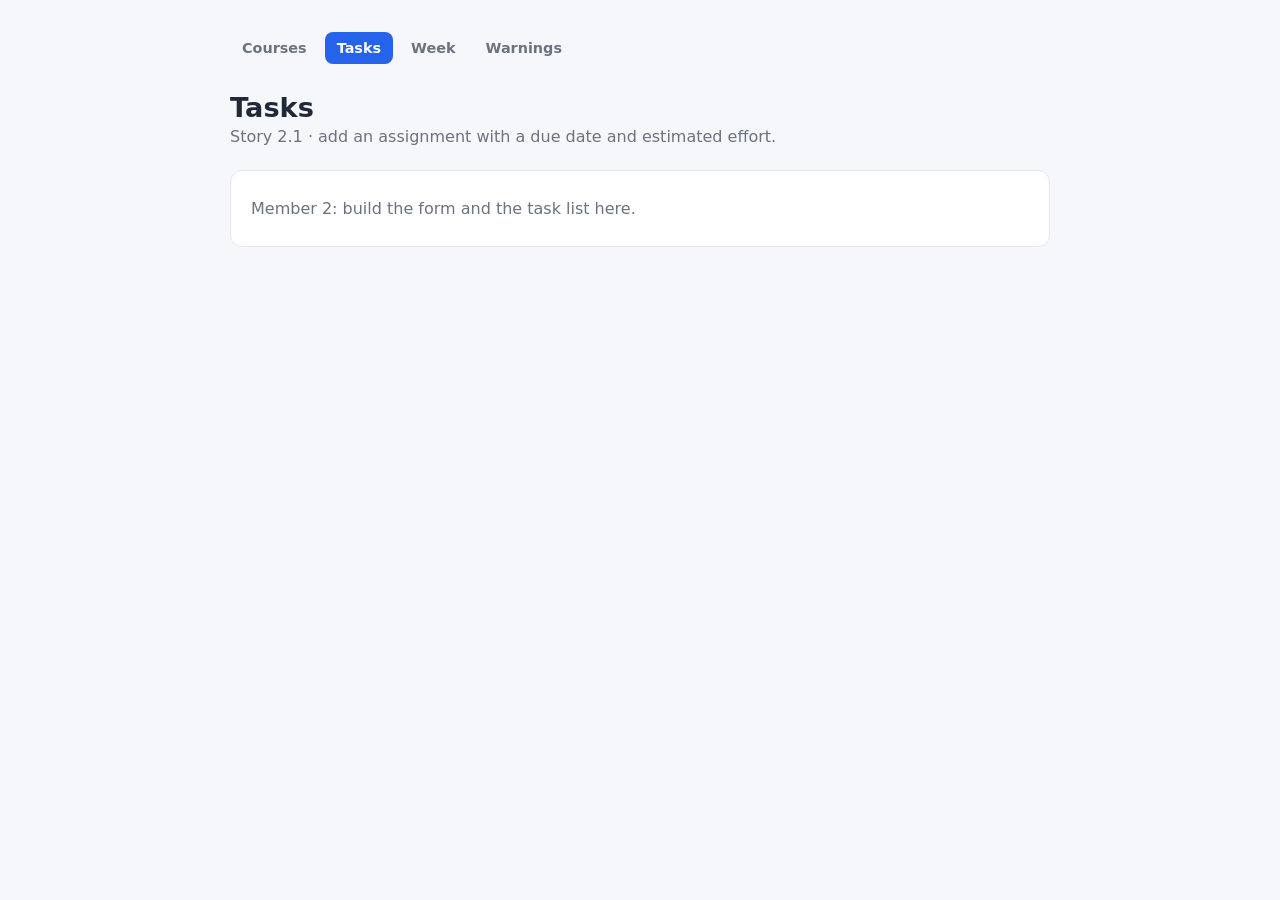
<file: static/tasks.html>
<!DOCTYPE html>
<html lang="en">
<head>
  <meta charset="utf-8">
  <meta name="viewport" content="width=device-width, initial-scale=1">
  <title>Tasks · Student Task Organizer</title>
  <link rel="stylesheet" href="/static/style.css">
</head>
<body>
  <main>
    <nav>
      <a href="/">Courses</a>
      <a href="/tasks" aria-current="page">Tasks</a>
      <a href="/week">Week</a>
      <a href="/warnings">Warnings</a>
    </nav>

    <header>
      <h1>Tasks</h1>
      <p>Story 2.1 &middot; add an assignment with a due date and estimated effort.</p>
    </header>

    <section class="card">
      <p class="empty">Member 2: build the form and the task list here.</p>
    </section>
  </main>
</body>
</html>
</file>
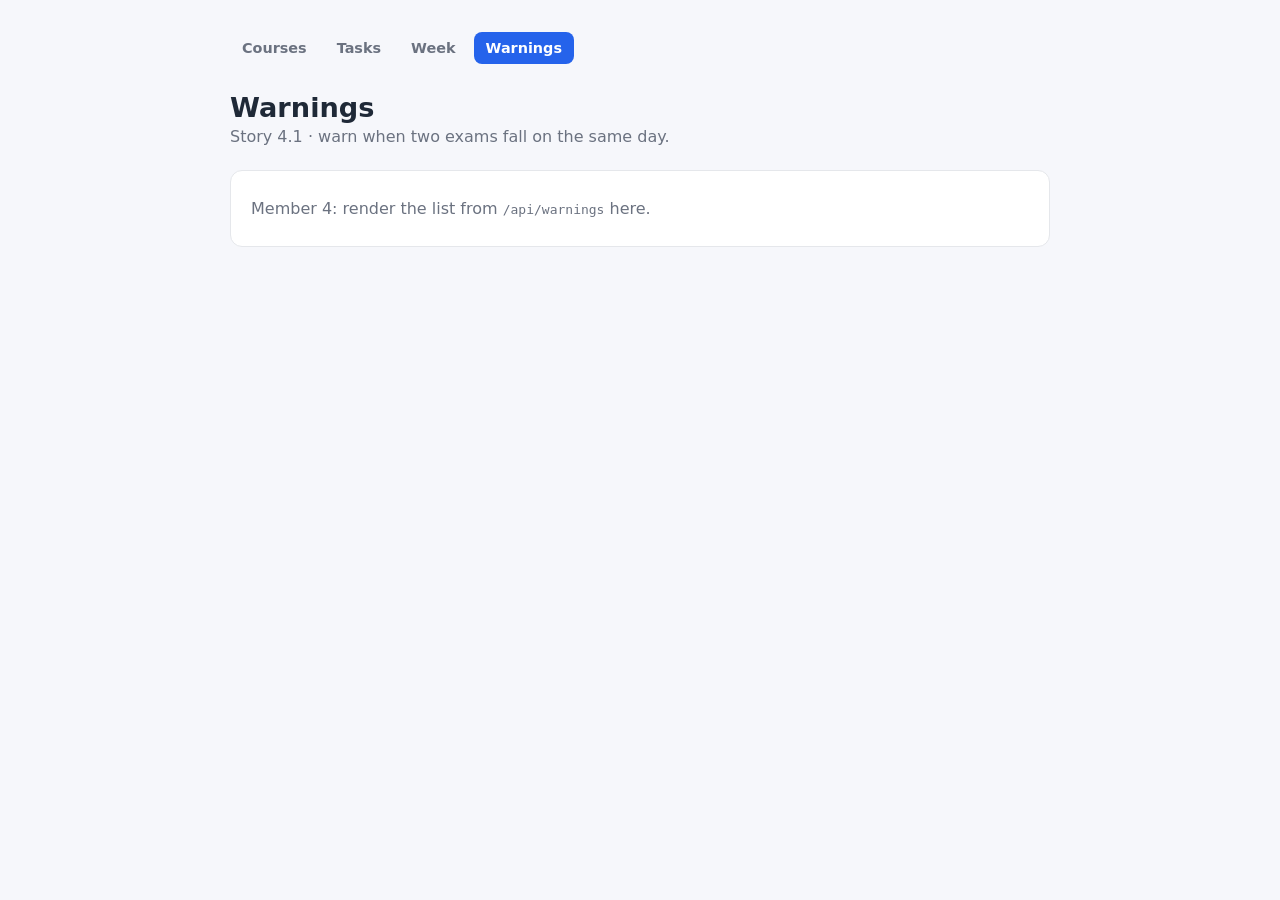
<file: static/warnings.html>
<!DOCTYPE html>
<html lang="en">
<head>
  <meta charset="utf-8">
  <meta name="viewport" content="width=device-width, initial-scale=1">
  <title>Warnings · Student Task Organizer</title>
  <link rel="stylesheet" href="/static/style.css">
</head>
<body>
  <main>
    <nav>
      <a href="/">Courses</a>
      <a href="/tasks">Tasks</a>
      <a href="/week">Week</a>
      <a href="/warnings" aria-current="page">Warnings</a>
    </nav>

    <header>
      <h1>Warnings</h1>
      <p>Story 4.1 &middot; warn when two exams fall on the same day.</p>
    </header>

    <section class="card">
      <p class="empty">Member 4: render the list from <code>/api/warnings</code> here.</p>
    </section>
  </main>
</body>
</html>
</file>
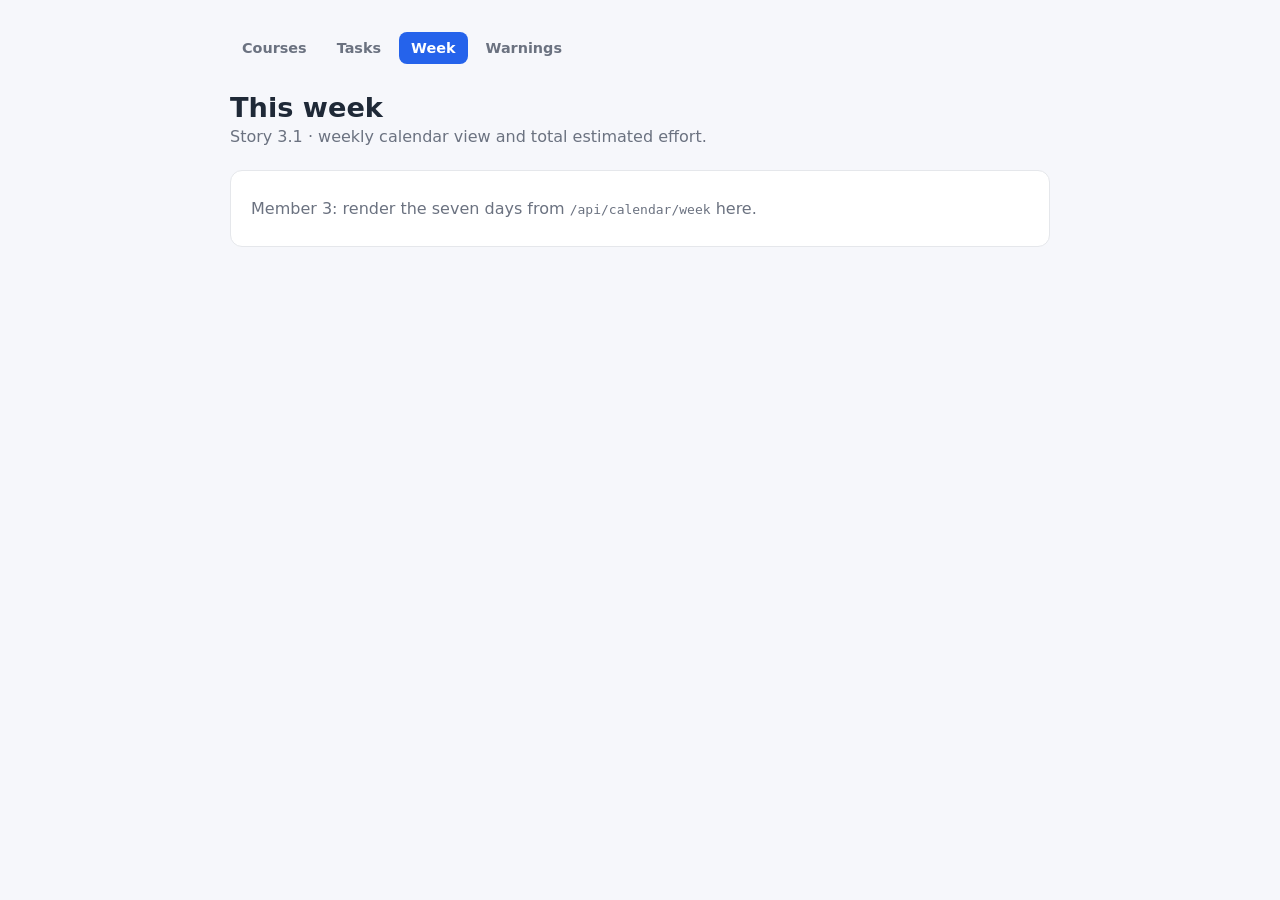
<file: static/week.html>
<!DOCTYPE html>
<html lang="en">
<head>
  <meta charset="utf-8">
  <meta name="viewport" content="width=device-width, initial-scale=1">
  <title>Week · Student Task Organizer</title>
  <link rel="stylesheet" href="/static/style.css">
</head>
<body>
  <main>
    <nav>
      <a href="/">Courses</a>
      <a href="/tasks">Tasks</a>
      <a href="/week" aria-current="page">Week</a>
      <a href="/warnings">Warnings</a>
    </nav>

    <header>
      <h1>This week</h1>
      <p>Story 3.1 &middot; weekly calendar view and total estimated effort.</p>
    </header>

    <section class="card">
      <p class="empty">Member 3: render the seven days from <code>/api/calendar/week</code> here.</p>
    </section>
  </main>
</body>
</html>
</file>
<file: static/style.css>
:root {
  --bg: #f6f7fb;
  --card: #ffffff;
  --ink: #1f2937;
  --muted: #6b7280;
  --line: #e5e7eb;
  --accent: #2563eb;
  --danger: #b91c1c;
}

* { box-sizing: border-box; }

body {
  margin: 0;
  font-family: system-ui, -apple-system, "Segoe UI", sans-serif;
  background: var(--bg);
  color: var(--ink);
}

main {
  max-width: 860px;
  margin: 0 auto;
  padding: 32px 20px 48px;
}

nav {
  display: flex;
  flex-wrap: wrap;
  gap: 6px;
  margin-bottom: 28px;
}

nav a {
  padding: 8px 12px;
  border-radius: 8px;
  color: var(--muted);
  font-size: 0.9rem;
  font-weight: 600;
  text-decoration: none;
}

nav a:hover { background: #eef2ff; color: var(--accent); }
nav a[aria-current="page"] { background: var(--accent); color: #fff; }

header h1 { margin: 0 0 4px; font-size: 1.7rem; }
header p { margin: 0 0 24px; color: var(--muted); }

.card {
  background: var(--card);
  border: 1px solid var(--line);
  border-radius: 12px;
  padding: 20px;
  margin-bottom: 24px;
}

form {
  display: grid;
  grid-template-columns: 1fr 140px 64px auto;
  gap: 12px;
  align-items: end;
}

label {
  display: block;
  margin-bottom: 6px;
  font-size: 0.78rem;
  font-weight: 600;
  color: var(--muted);
  text-transform: uppercase;
  letter-spacing: 0.04em;
}

input[type="text"],
input[type="date"],
input[type="number"],
select {
  width: 100%;
  padding: 10px 12px;
  border: 1px solid var(--line);
  border-radius: 8px;
  background: #fff;
  font: inherit;
  color: inherit;
}

input[type="color"] {
  width: 100%;
  height: 42px;
  padding: 4px;
  border: 1px solid var(--line);
  border-radius: 8px;
  background: #fff;
  cursor: pointer;
}

button {
  padding: 11px 16px;
  border: 0;
  border-radius: 8px;
  background: var(--accent);
  color: #fff;
  font: inherit;
  font-weight: 600;
  cursor: pointer;
}

button:hover { background: #1d4ed8; }

h2 { margin: 0 0 12px; font-size: 0.95rem; }

ul { margin: 0; padding: 0; list-style: none; }

li {
  display: flex;
  align-items: center;
  gap: 12px;
  padding: 12px 0;
  border-top: 1px solid var(--line);
}

li:first-child { border-top: 0; }

.dot { width: 14px; height: 14px; border-radius: 50%; flex: none; }
.name { font-weight: 600; }
.meta { margin-left: auto; color: var(--muted); font-size: 0.85rem; }
.empty { margin: 8px 0; color: var(--muted); }
.error { min-height: 1.2em; margin: 12px 0 0; color: var(--danger); font-size: 0.9rem; }

.grid {
  display: grid;
  grid-template-columns: repeat(auto-fit, minmax(190px, 1fr));
  gap: 12px;
}

.grid .card { margin: 0; }

@media (max-width: 640px) {
  form { grid-template-columns: 1fr 1fr; }
  form button { grid-column: 1 / -1; }
}
</file>
